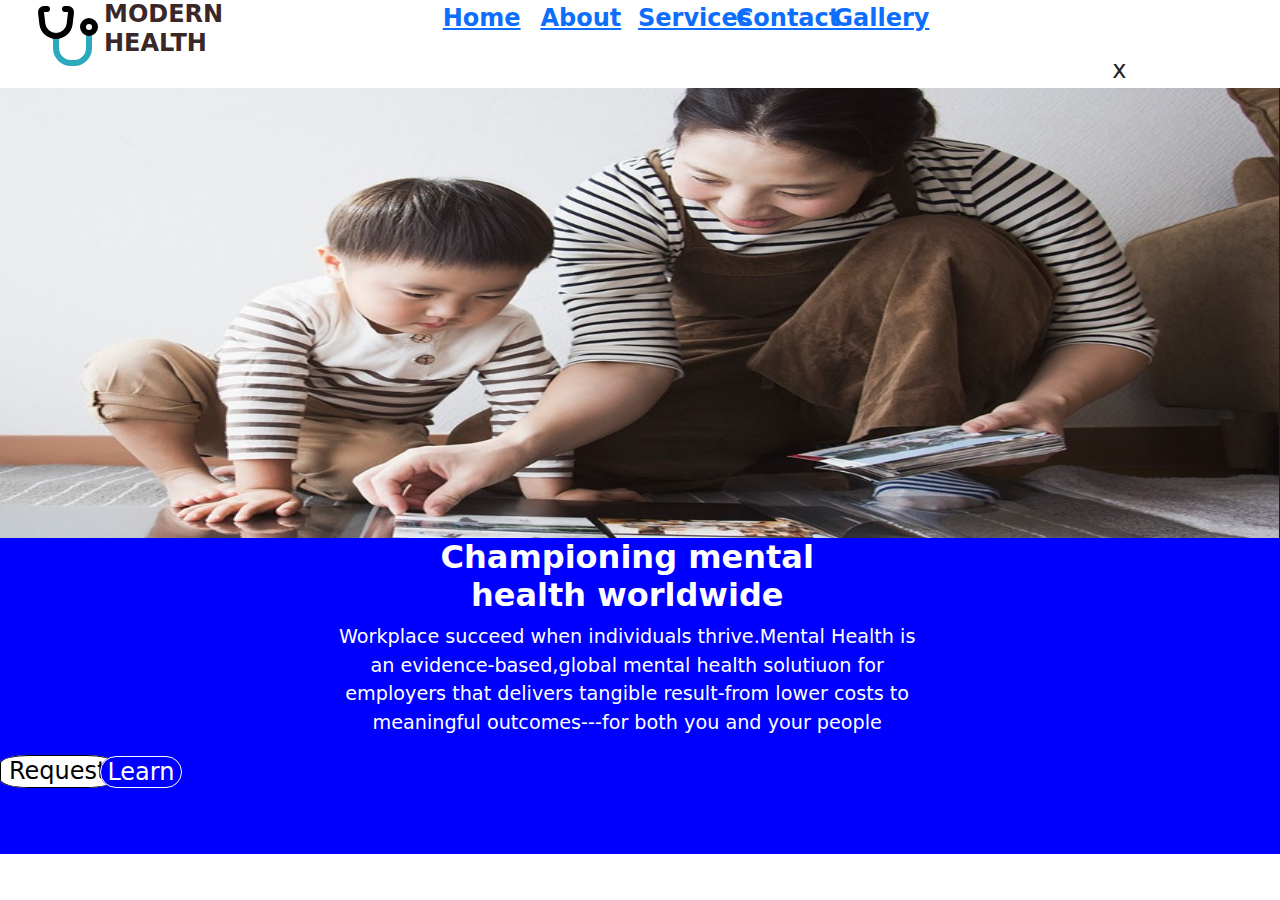
<file: index.html>
<!DOCTYPE html>
<html lang="en">
<head>
    <meta charset="UTF-8">
    <meta name="viewport" content="width=device-width, initial-scale=1.0">
    <title>Document</title>
    <link rel="stylesheet" href="style.css">
    <link href="https://cdn.jsdelivr.net/npm/bootstrap@5.3.3/dist/css/bootstrap.min.css" rel="stylesheet" 
    integrity="sha384-QWTKZyjpPEjISv5WaRU9OFeRpok6YctnYmDr5pNlyT2bRjXh0JMhjY6hW+ALEwIH" 
    crossorigin="anonymous">
</head>
<body>


    

   
    <div class="desktop">


        <div class="heading">

            <div class="head-title">

                <div class="head-title1">
                    <img src="image/stethoscope-2-svgrepo-com.svg" alt="" style="height: 8vh;">
                </div>

                <div class="head-title2">
                    <h2>MODERN <br>HEALTH</h2>
                </div>

            </div>


            <div class="head-nav">

                <ul>
                    <li><a href="index.html">Home</a> </li>
                    <li><a href="index2.html">About</a> </li>
                    <li><a href="index3.html">Services</a> </li>
                    <li><a href="index4.html">Contact</a> </li>
                    <li><a href="index5.html">Gallery</a> </li>
                </ul>x
            </div>

        </div>



        <div class="next">


            <div class="next1">
                
                <img src="image/ban-Neurology-003.jpg" alt="" style="height: 50vh; width: 102%;">


                <h1>Championing mental<br>health worldwide</h1>

                <p>Workplace succeed when individuals thrive.Mental Health is<br>
                    an evidence-based,global mental health solutiuon for<br>
                    employers that delivers tangible result-from lower costs to<br>
                    meaningful outcomes---for both you and your people
                </p>


            </div>


            <div class="next2">

                <div class="top">
                    <a href="">Request</a>
                </div>

                <div class="bot">
                    <a href="">Learn</a>
                </div>
            </div>

        </div>

    </div>



    <div class="mobile">




        <div style="margin-bottom: 1%;">

            <nav class="navbar bg-body-tertiary fixed-top">
             <div class="container-fluid">
               <a class="navbar-brand" href="image/ban-Neurology-003.jpg" style="color: black;">MODERN<br>HEALTH</a>
               <button class="navbar-toggler" type="button" data-bs-toggle="offcanvas" data-bs-target="#offcanvasNavbar" aria-controls="offcanvasNavbar" aria-label="Toggle navigation">
                 <span class="navbar-toggler-icon"></span>
               </button>
               <div class="offcanvas offcanvas-end" tabindex="-1" id="offcanvasNavbar" aria-labelledby="offcanvasNavbarLabel">
                 <div class="offcayhnvas-header">
                   <h5 class="offcanvas-title" id="offcanvasNavbarLabel">Offcanvas</h5>
                   <button type="button" class="btn-close" data-bs-dismiss="offcanvas" aria-label="Close"></button>
                 </div>
                 <div class="offcanvas-body">
        
                    <ul class="navbar-nav justify-content-end flex-grow-1 pe-3">
                     <li class="nav-item">
                       <a class="nav-link active" aria-current="page" href="index.html">Home</a>
                     </li>
                     <li class="nav-item">
                       <a class="nav-link" href="index2.html">About</a> 
                     </li>
                     <li>
                       <a class="nav-link" href="index3.html">Service</a>
                     </li>
                     <li>
                       <a class="nav-link" href="index4.html">Contact</a>
                     </li>
                     <li>
                       <a class="nav-link" href="index5.html">Gallery</a>
                     </li>
                       </ul>
                     </li>
                   </ul>
                 </div>
               </div>
             </div>
            </nav>
       
       
        </div>
       


        <div class="last">


            <div class="last1">
                
                <img src="image/ban-Neurology-003.jpg" alt="" style="height: 50vh; width: 102%;">


                <h1>Championing mental<br>health worldwide</h1>

                <p>Workplace succeed when individuals thrive.Mental Health is
                    an evidence-based,global mental health solutiuon for
                    employers that delivers tangible result-from lower costs to                 
                    meaningful outcomes-for both you and your people
                </p>


            </div>


            <div class="last2">

                <button type="button" class="btn btn-light">Light</button>

                <button type="button" class="btn btn-primary">Primary</button>
 
            </div>

        </div>



    </div>



    <script src="https://cdn.jsdelivr.net/npm/bootstrap@5.3.3/dist/js/bootstrap.bundle.min.js" 
    integrity="sha384-YvpcrYf0tY3lHB60NNkmXc5s9fDVZLESaAA55NDzOxhy9GkcIdslK1eN7N6jIeHz" 
    crossorigin="anonymous"></script>
    
</body>
</html>
</file>
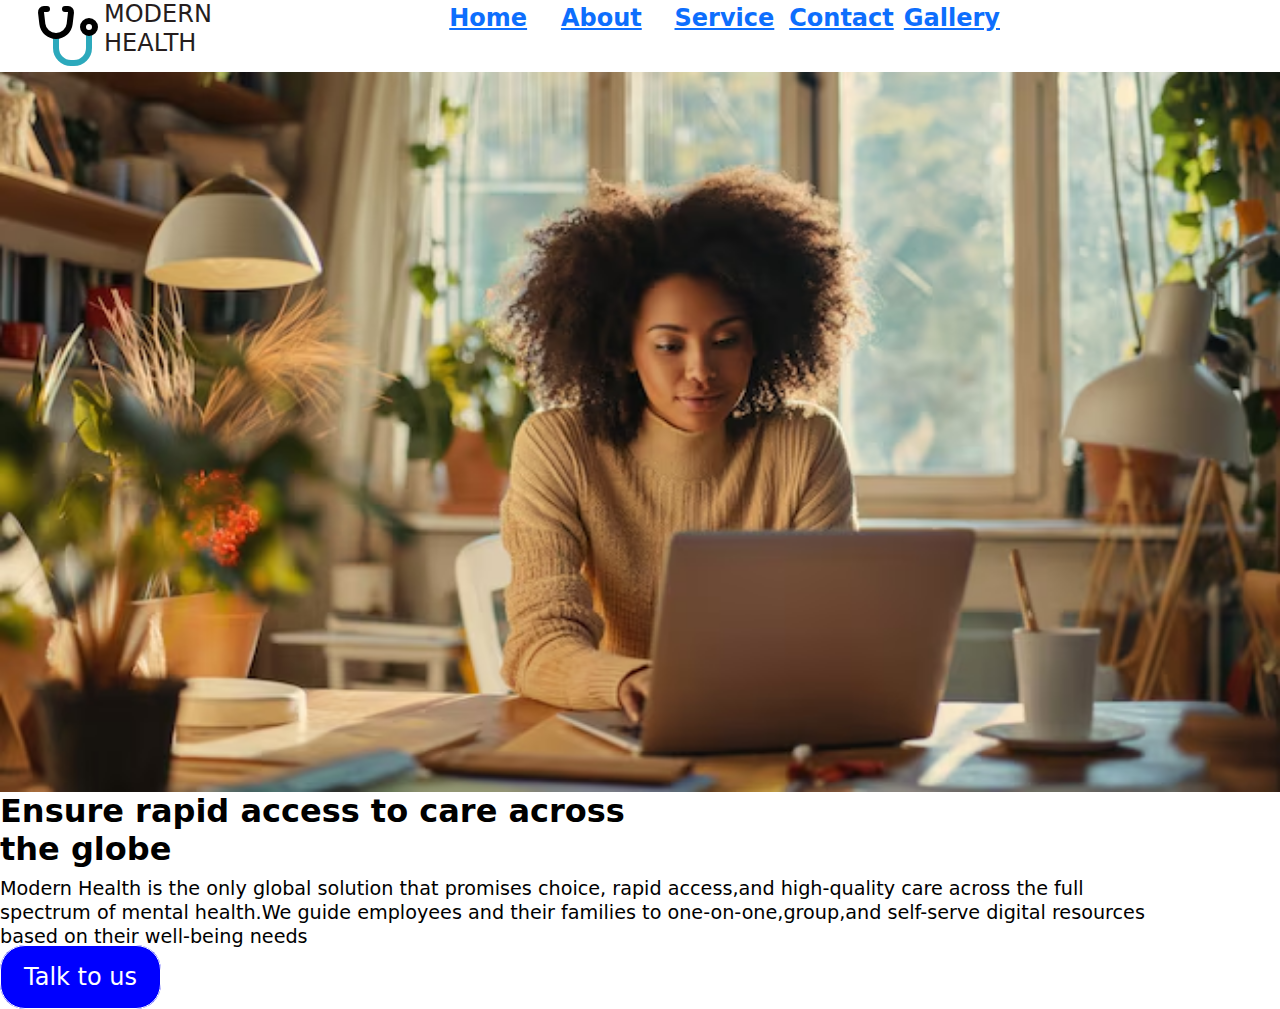
<file: index2.html>
<!DOCTYPE html>
<html lang="en">
<head>
    <meta charset="UTF-8">
    <meta name="viewport" content="width=device-width, initial-scale=1.0">
    <title>Document</title>
    <link rel="stylesheet" href="style2.css">
    <link href="https://cdn.jsdelivr.net/npm/bootstrap@5.3.3/dist/css/bootstrap.min.css" rel="stylesheet" 
    integrity="sha384-QWTKZyjpPEjISv5WaRU9OFeRpok6YctnYmDr5pNlyT2bRjXh0JMhjY6hW+ALEwIH" 
    crossorigin="anonymous">
</head>
<body>

    <div class="desktop">


        <div class="heading">

            <div class="head-title">

                <div class="head-title1">
                    <img src="image/stethoscope-2-svgrepo-com.svg" alt="" style="height: 8vh;">
                </div>

                <div class="head-title2">
                    <h1>MODERN<br>HEALTH</h1>
                </div>
            </div>


            <div class="head-nav">

                <ul>
                    <li><a href="index.html">Home</a> </li>
                    <li><a href="index2.html">About</a> </li>
                    <li><a href="index3.html">Service</a> </li>
                    <li><a href="index4.html">Contact</a> </li>
                    <li><a href="index5.html">Gallery</a> </li>
                </ul>
            </div>

        </div>


        <div class="next">
            <img src="image/medium-shot-woman-living-as-digital-nomad_23-2151205453.avif" alt="" 
            style="height: 80vh; width: 100%;">
        </div>


        <div class="end">

            <h3>Ensure rapid access to care across<br>
            the globe</h3>

            <p>Modern Health is the only global solution that promises choice,
                rapid access,and high-quality care across the full spectrum
                of mental health.We guide employees and their families
                to one-on-one,group,and self-serve digital resources
                based on their well-being needs</p>

            <a href="">Talk to us</a>


        </div>



    </div>



  <div class="mobile">
    
    
    <div style="margin-bottom: 1%;">

    <nav class="navbar bg-body-tertiary fixed-top">
     <div class="container-fluid">
       <a class="navbar-brand" href="#" style="color: black;">MODERN<br>HEALTH</a>
       <button class="navbar-toggler" type="button" data-bs-toggle="offcanvas" data-bs-target="#offcanvasNavbar" aria-controls="offcanvasNavbar" aria-label="Toggle navigation">
         <span class="navbar-toggler-icon"></span>
       </button>
       <div class="offcanvas offcanvas-end" tabindex="-1" id="offcanvasNavbar" aria-labelledby="offcanvasNavbarLabel">
         <div class="offcanvas-header">
           <h5 class="offcanvas-title" id="offcanvasNavbarLabel">Offcanvas</h5>
           <button type="button" class="btn-close" data-bs-dismiss="offcanvas" aria-label="Close"></button>
         </div>
         <div class="offcanvas-body">
           <ul class="navbar-nav justify-content-end flex-grow-1 pe-3">
             <li class="nav-item">
               <a class="nav-link active" aria-current="page" href="index.html">Home</a>
             </li>
             <li class="nav-item">
               <a class="nav-link" href="index2.html">About</a>
             </li>
             <li>
               <a class="nav-link" href="index3.html">Service</a>
             </li>
             <li>
               <a class="nav-link" href="index4.html">Contact</a>
             </li>
             <li>
               <a class="nav-link" href="index5.html">Gallery</a>
             </li>
               </ul>
             </li>
           </ul>
         </div>
       </div>
     </div>
    </nav>
  
  
   </div>



   


   <div class="sec">
    <img src="image/medium-shot-woman-living-as-digital-nomad_23-2151205453.avif" alt="" 
    style="height: 80vh; width: 100%;">
   </div>


   <div class="last">
    
    
    <h3>Ensure rapid access to care across<br>the globe</h3>

    <p>Modern Health is the only global solution that promises choice,
        rapid access,and high-quality care across the full spectrum
        of mental health.We guide employees and their families
        to one-on-one,group,and self-serve digital resources
        based on their well-being needs
    </p>

    <button type="button" class="btn btn-primary">Talk to me</button>



   </div>



   

 </div>




 <script src="https://cdn.jsdelivr.net/npm/bootstrap@5.3.3/dist/js/bootstrap.bundle.min.js" 
 integrity="sha384-YvpcrYf0tY3lHB60NNkmXc5s9fDVZLESaAA55NDzOxhy9GkcIdslK1eN7N6jIeHz" 
 crossorigin="anonymous"></script>

    
</body>
</html>
</file>
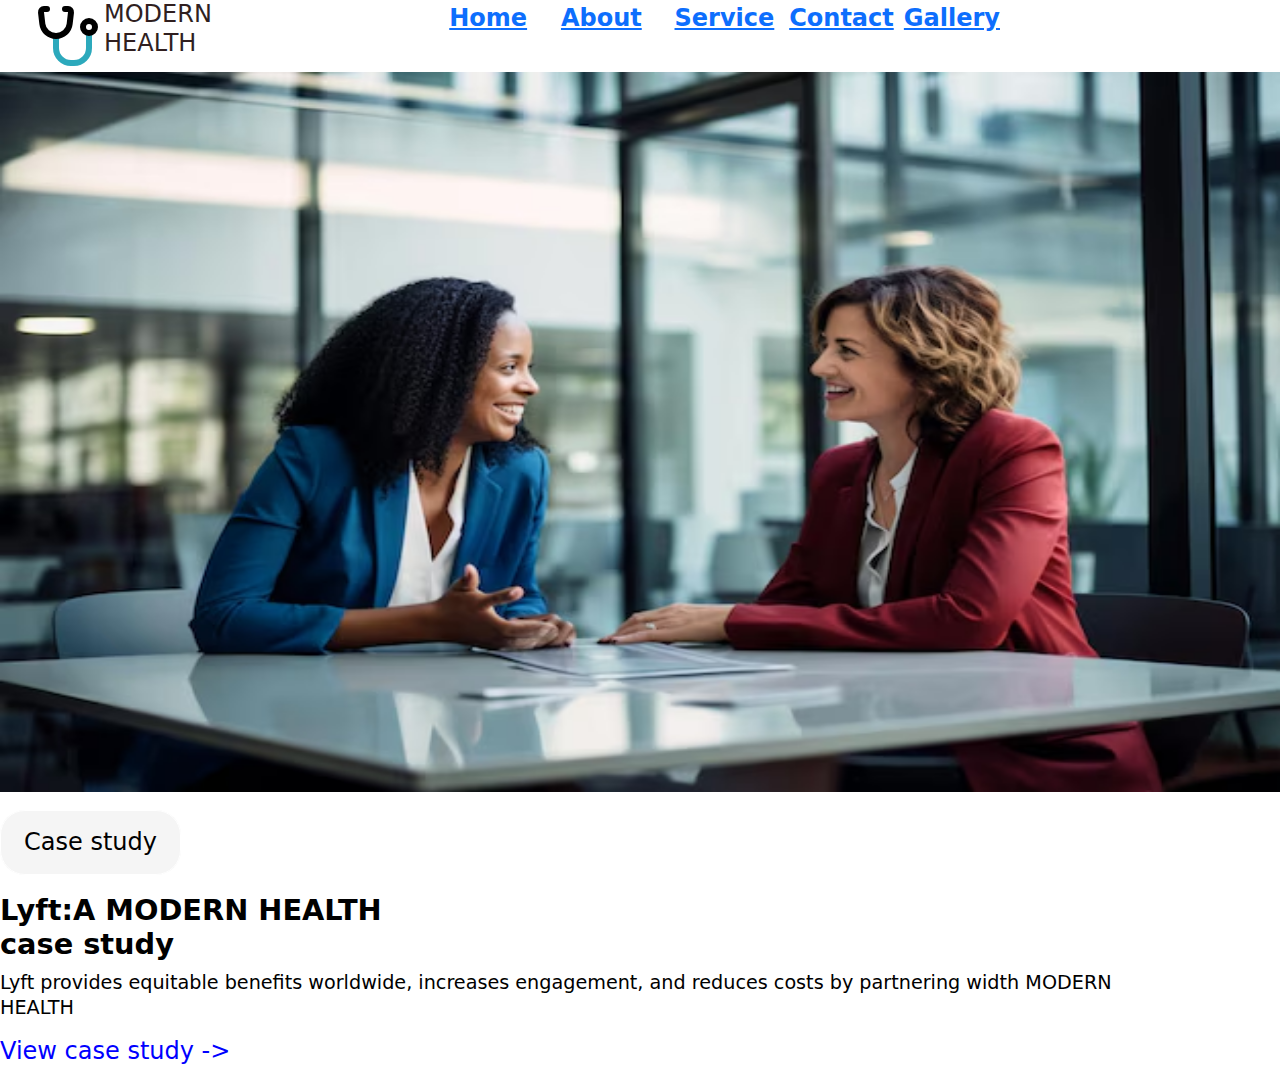
<file: index3.html>
<!DOCTYPE html>
<html lang="en">
<head>
    <meta charset="UTF-8">
    <meta name="viewport" content="width=device-width, initial-scale=1.0">
    <title>Document</title>
    <link rel="stylesheet" href="style3.css">
    <link href="https://cdn.jsdelivr.net/npm/bootstrap@5.3.3/dist/css/bootstrap.min.css" rel="stylesheet" 
    integrity="sha384-QWTKZyjpPEjISv5WaRU9OFeRpok6YctnYmDr5pNlyT2bRjXh0JMhjY6hW+ALEwIH"
     crossorigin="anonymous">
</head>
<body>

    <div class="desktop">


        <div class="heading">

            <div class="head-title">

                <div class="head-title1">
                    <img src="image/stethoscope-2-svgrepo-com.svg" alt="" style="height: 8vh;">
                </div>

                <div class="head-title2">
                    <h2>MODERN<br>HEALTH</h2>
                </div>

            </div>


            <div class="head-nav">
                <ul>
                    <li><a href="index.html">Home</a> </li>
                    <li><a href="index2.html">About</a> </li>
                    <li><a href="index3.html">Service</a> </li>
                    <li><a href="index4.html">Contact</a> </li>
                    <li><a href="index5.html">Gallery</a> </li>
                </ul>
            </div>

        </div>



        <div class="next">
            <img src="image/businesswomen-engaged-conversation_961875-134496.avif" alt="" style="height: 80vh; width: 100%;">
        </div>



        <div class="end">

            <a href="">Case study</a>

            <h2>Lyft:A MODERN HEALTH<br>case study</h2>

            <p>Lyft provides equitable benefits worldwide, increases 
                engagement, and reduces costs by partnering width
                MODERN HEALTH
            </p>


            <h3>View case study -></h3>


        </div>


    </div>


    <div class="mobile">

        


<div style="margin-bottom: 1%;">

    <nav class="navbar bg-body-tertiary fixed-top">
     <div class="container-fluid">
       <a class="navbar-brand" href="#" style="color: black;">MODERN<br>HEALTH</a>
       <button class="navbar-toggler" type="button" data-bs-toggle="offcanvas" data-bs-target="#offcanvasNavbar" aria-controls="offcanvasNavbar" aria-label="Toggle navigation">
         <span class="navbar-toggler-icon"></span>
       </button>
       <div class="offcanvas offcanvas-end" tabindex="-1" id="offcanvasNavbar" aria-labelledby="offcanvasNavbarLabel">
         <div class="offcanvas-header">
           <h5 class="offcanvas-title" id="offcanvasNavbarLabel">Offcanvas</h5>
           <button type="button" class="btn-close" data-bs-dismiss="offcanvas" aria-label="Close"></button>
         </div>
         <div class="offcanvas-body">
           <ul class="navbar-nav justify-content-end flex-grow-1 pe-3">
             <li class="nav-item">
               <a class="nav-link active" aria-current="page" href="index.html">Home</a>
             </li>
             <li class="nav-item">
               <a class="nav-link" href="index2.html">About</a>
             </li>
             <li>
               <a class="nav-link" href="index3.html">Service</a>
             </li>
             <li>
               <a class="nav-link" href="index4.html">Contact</a>
             </li>
             <li>
               <a class="nav-link" href="index5.html">Gallery</a>
             </li>
             <li>
               </ul>
             </li>
           </ul>
         </div>
       </div>
     </div>
    </nav>
  
  
   </div>


   



   <div class="sec">
    <img src="image/businesswomen-engaged-conversation_961875-134496.avif" alt="" style="height: 80vh; width: 100%;">
</div>



<div class="last">

    <button type="button" class="btn btn-light">Case study</button>


    <h2>Lyft:A MODERN HEALTH<br>case study</h2>

    <p>Lyft provides equitable benefits worldwide, increases 
        engagement, and reduces costs by partnering width
        MODERN HEALTH
    </p>


    <h3>View case study -></h3>


</div>



  
  


    </div>




    <script src="https://cdn.jsdelivr.net/npm/bootstrap@5.3.3/dist/js/bootstrap.bundle.min.js" 
    integrity="sha384-YvpcrYf0tY3lHB60NNkmXc5s9fDVZLESaAA55NDzOxhy9GkcIdslK1eN7N6jIeHz" 
    crossorigin="anonymous"></script> 
    
</body>
</html>
</file>
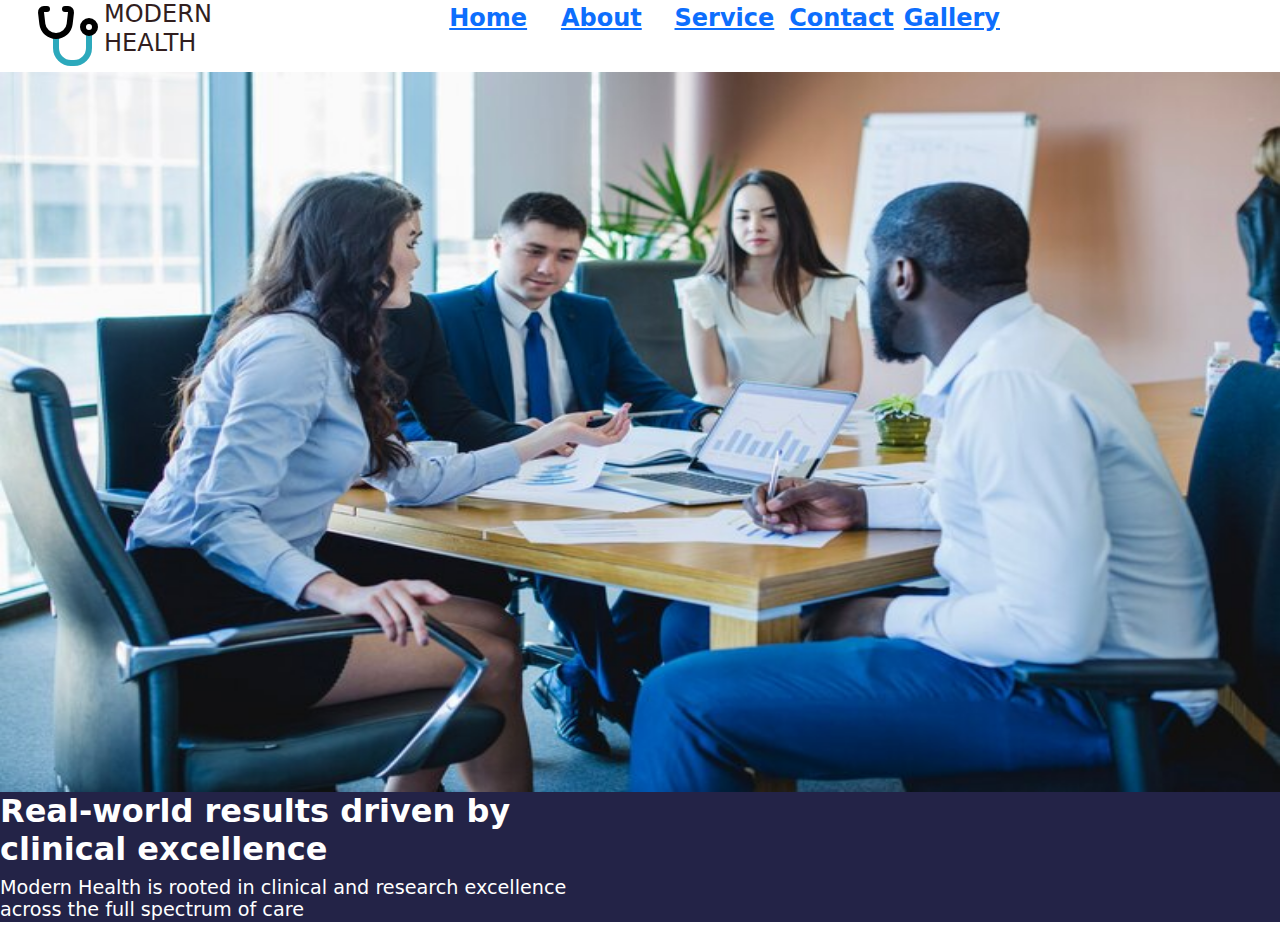
<file: index4.html>
<!DOCTYPE html>
<html lang="en">
<head>
    <meta charset="UTF-8">
    <meta name="viewport" content="width=device-width, initial-scale=1.0">
    <title>Document</title>
    <link rel="stylesheet" href="style4.css">
    <link href="https://cdn.jsdelivr.net/npm/bootstrap@5.3.3/dist/css/bootstrap.min.css" rel="stylesheet" 
    integrity="sha384-QWTKZyjpPEjISv5WaRU9OFeRpok6YctnYmDr5pNlyT2bRjXh0JMhjY6hW+ALEwIH" 
    crossorigin="anonymous">
</head>
<body>

    <div class="desktop">

        <div class="heading">

            <div class="head-title">

                <div class="head-title1">
                    <img src="image/stethoscope-2-svgrepo-com.svg" alt="" style="height: 8vh;">
                </div>

                <div class="head-title2">
                    <h2>MODERN<br>HEALTH</h2>
                </div>
    
            </div>


            <div class="head-nav">
                <ul>
                    <li><a href="index.html">Home</a> </li>
                    <li><a href="index2.html">About</a> </li>
                    <li><a href="index3.html">Service</a> </li>
                    <li><a href="index3.html">Contact</a> </li>
                    <li><a href="index5.html">Gallery</a> </li>
                </ul>
            </div>

        </div>

        <div class="next">
            <div class="next1">
                <img src="image/business-people-meeting_23-2147626528.jpg" alt="" 
                style="height: 80vh; width: 100%;">
            </div>


            <div class="next2">
                
                <h2>Real-world results driven by<br>clinical excellence</h2>

                <p>Modern Health is rooted in clinical and research 
                    excellence<br>across the full spectrum of care
                </p>

            </div>

        </div>

    </div>


    <div class="mobile">

        


<div style="margin-bottom: 1%;">

    <nav class="navbar bg-body-tertiary fixed-top">
     <div class="container-fluid">
       <a class="navbar-brand" href="#" style="color: black;">MODERN<br>HEALTH</a>
       <button class="navbar-toggler" type="button" data-bs-toggle="offcanvas" data-bs-target="#offcanvasNavbar" aria-controls="offcanvasNavbar" aria-label="Toggle navigation">
         <span class="navbar-toggler-icon"></span>
       </button>
       <div class="offcanvas offcanvas-end" tabindex="-1" id="offcanvasNavbar" aria-labelledby="offcanvasNavbarLabel">
         <div class="offcanvas-header">
           <h5 class="offcanvas-title" id="offcanvasNavbarLabel">Offcanvas</h5>
           <button type="button" class="btn-close" data-bs-dismiss="offcanvas" aria-label="Close"></button>
         </div>
         <div class="offcanvas-body">
           <ul class="navbar-nav justify-content-end flex-grow-1 pe-3">
             <li class="nav-item">
               <a class="nav-link active" aria-current="page" href="index.html">Home</a>
             </li>
             <li class="nav-item">
               <a class="nav-link" href="index2.html">About</a>
             </li>
             <li>
               <a class="nav-link" href="index3.html">Service</a>
             </li>
             <li>
               <a class="nav-link" href="index4.html">Contact</a>
             </li>
             <li>
               <a class="nav-link" href="index5.html">Gallery</a>
             </li>
               </ul>
             </li>
           </ul>
         </div>
       </div>
     </div>
    </nav>
  
  
   </div>


   

   <div class="last">
    <div class="last">
        <img src="image/business-people-meeting_23-2147626528.jpg" alt="" 
        style="height: 80vh; width: 100%;">
    </div>


    <div class="last">
        
        <h2>Real-world results driven by<br>clinical excellence</h2>

        <p>Modern Health is rooted in clinical and research 
            excellence<br>across the full spectrum of care
        </p>

    </div>

</div>






  
  

    </div>



    <script src="https://cdn.jsdelivr.net/npm/bootstrap@5.3.3/dist/js/bootstrap.bundle.min.js" 
    integrity="sha384-YvpcrYf0tY3lHB60NNkmXc5s9fDVZLESaAA55NDzOxhy9GkcIdslK1eN7N6jIeHz" 
    crossorigin="anonymous"></script>
</body>
</html>
</file>
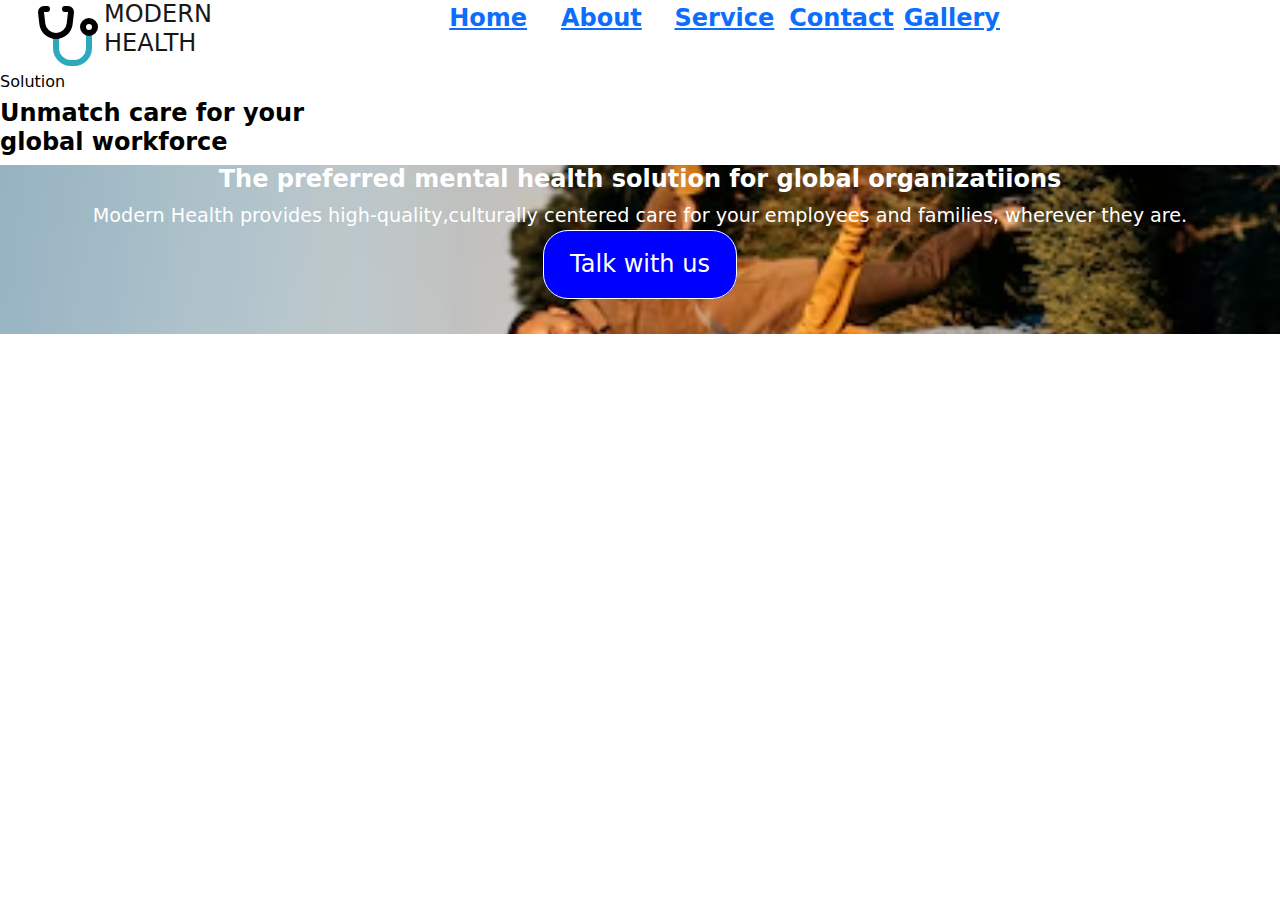
<file: index5.html>
<!DOCTYPE html>
<html lang="en">
<head>
    <meta charset="UTF-8">
    <meta name="viewport" content="width=device-width, initial-scale=1.0">
    <title>Document</title>
    <link rel="stylesheet" href="style5.css">
    <link href="https://cdn.jsdelivr.net/npm/bootstrap@5.3.3/dist/css/bootstrap.min.css" rel="stylesheet" 
    integrity="sha384-QWTKZyjpPEjISv5WaRU9OFeRpok6YctnYmDr5pNlyT2bRjXh0JMhjY6hW+ALEwIH" 
    crossorigin="anonymous">
</head>
<body>

    <div class="desktop">


        <div class="heading">

            <div class="head-title">

                <div class="head-title1">
                    <img src="image/stethoscope-2-svgrepo-com.svg" alt="" style="height: 8vh;">
                </div>

                <div class="head-title2">
                    <h2>MODERN<br>HEALTH</h2>
                </div>

            </div>

            <div class="head-nav">

                <ul>
                    <li><a href="index.html">Home</a> </li>
                    <li><a href="index2.html">About</a> </li>
                    <li><a href="index3.html">Service</a> </li>
                    <li><a href="index4.html">Contact</a> </li>
                    <li><a href="index5.html">Gallery</a> </li>
                </ul>
            </div>

        </div>


        <div class="next">

            <h6>Solution</h6>

            <h1>Unmatch care for your<br>global workforce</h1>

        </div>


        <div class="end">

            <h2>The preferred mental health solution for 
                global organizatiions</h2>

            <p>Modern Health provides high-quality,culturally
            centered care for your employees and families,
            wherever they are.</p>

            <a href="">Talk with us</a>


        </div>


    </div>


    <div class="mobile">

        


<div style="margin-bottom: 1%;">

    <nav class="navbar bg-body-tertiary fixed-top">
     <div class="container-fluid">
       <a class="navbar-brand" href="#" style="color: black;">MODERN<br>HEALTH</a>
       <button class="navbar-toggler" type="button" data-bs-toggle="offcanvas" data-bs-target="#offcanvasNavbar" aria-controls="offcanvasNavbar" aria-label="Toggle navigation">
         <span class="navbar-toggler-icon"></span>
       </button>
       <div class="offcanvas offcanvas-end" tabindex="-1" id="offcanvasNavbar" aria-labelledby="offcanvasNavbarLabel">
         <div class="offcanvas-header">
           <h5 class="offcanvas-title" id="offcanvasNavbarLabel">Offcanvas</h5>
           <button type="button" class="btn-close" data-bs-dismiss="offcanvas" aria-label="Close"></button>
         </div>
         <div class="offcanvas-body">
           <ul class="navbar-nav justify-content-end flex-grow-1 pe-3">
             <li class="nav-item">
               <a class="nav-link active" aria-current="page" href="index.html">Home</a>
             </li>
             <li class="nav-item">
               <a class="nav-link" href="index2.html">About</a>
             </li>
             <li>
               <a class="nav-link" href="index3.html">Service</a>
             </li>
             <li>
               <a class="nav-link" href="index4.html">Contact</a>
             </li>
             <li>
               <a class="nav-link" href="index5.html">Gallery</a>
             </li>
               </ul>
             </li>
           </ul>
         </div>
       </div>
     </div>
    </nav>
  
  
   </div>



  


        <div class="sec">

            <h6>Solution</h6>

            <h1>Unmatch care for your<br>global workforce</h1>

        </div>


        <div class="last">

            <h2>The preferred mental health solution for 
                global organizatiions</h2>

            <p>Modern Health provides high-quality,culturally
            centered care for your employees and families,
            wherever they are.</p>

            <button type="button" class="btn btn-primary">Talk with us</button>



        </div>


    
  

    </div>
    

    <script src="https://cdn.jsdelivr.net/npm/bootstrap@5.3.3/dist/js/bootstrap.bundle.min.js" 
    integrity="sha384-YvpcrYf0tY3lHB60NNkmXc5s9fDVZLESaAA55NDzOxhy9GkcIdslK1eN7N6jIeHz" 
    crossorigin="anonymous"></script>
</body>
</html>
</file>
<file: style.css>
@media(min-width:1000px) {
    .mobile{display: none;}
}


.heading{
    width: 100%;
    display: flex;
    padding-left: 2.5%;
    padding-right: 2.5%;
}


.head-title{
    width: 30%;
    display: flex;
}


.head-title .head-title2 h2{
    font-size: 150%;
    font-weight: bold;
    color: rgb(58, 40, 40);
    padding-top: 0%;
}


.head-title .head-title1{
    padding-top: 0%;
}

.head-nav{
    width: 60%;
    font-size: 150%;
    text-align: end;
}


.head-nav ul{
    display: flex;
    font-weight: bold;
}


.head-nav ul li{
    display: inline;
    width: 14%;
    padding-left: 2%;
    padding-right: 2%;
}


.next{
    width: 100%;
    background-color: blue;
    padding-left: 0%;
    padding-right: 2%;
    padding-top: 0%;
    padding-bottom: 5%;
    margin-top: 0%;
}


.next .next1 h1{
    font-size: 200%;
    color: white;
    text-align: center;
    font-weight: bold;
}

.next .next1 p{
    font-size: 120%;
    color: white;
    text-align: center;
}

.next .next2{
    display: flex;
    text-align: center;
}


.next .next2 .top a{
    color: black;
    text-decoration: none;
    border: 1px black solid;
    border-radius: 25%;
    padding: 3%;
    padding-top: 1.5%;
    padding-bottom: 1.5%;
    font-size: 150%;
    margin-top: 3%;
    background-color: white;
    padding-left: 8%;
    padding-right: 8%;
}




.next .next2 .bot a{
    color: white;
    text-decoration: none;
    border: 1px white solid;
    border-radius: 25px;
    padding: 3%;
    padding-top: 1.5%;
    padding-bottom: 1.5%;
    font-size: 150%;
    margin-top: 3%;
    background-color: blue;
    padding-left: 10%;
    padding-right: 10%;
}


@media(max-width:768px) {
    .desktop{
        display: none;
    }


    
.last{
    width: 100%;
    background-color: blue;
    padding-left: 0%;
    padding-right: 2%;
    padding-top: 20%;
    padding-bottom: 5%;
    margin-top: 0%;
  }
  
  
  .last .last1 h1{
    font-size: 150%;
    color: white;
    text-align: center;
    font-weight: bold;
  }
  
  .last .last1 p{
    font-size: 80%;
    color: white;
    text-align: center;
  }
  
  
   .last .last2{
    display: flex;
    text-align: center;
  }
  
  
  .last .last2 .top a{
    color: black;
    text-decoration: none;
    border: 1px black solid;
    border-radius: 25%;
    padding: 3%;
    padding-top: 1.5%;
    padding-bottom: 1.5%;
    font-size: 150%;
    margin-top: 3%;
    background-color: white;
    padding-left: 8%;
    padding-right: 8%;
  }
  
  
  
  
  .last .last2 .bot a{
    color: white;
    text-decoration: none;
    border: 1px white solid;
    border-radius: 25px;
    padding: 3%;
    padding-top: 1.5%;
    padding-bottom: 1.5%;
    font-size: 150%;
    margin-top: 3%;
    background-color: blue;
    padding-left: 10%;
    padding-right: 10%;
  }
  
  
  
  
}
</file>
<file: style2.css>
@media(min-width:1000px) {
    .mobile{
        display: none;
    }
}


.heading{
    width: 100%;
    display: flex;
    padding-left: 2.5%;
    padding-right: 2.5%;
}

.head-title{
    width: 30%;
    display: flex;
}

.head-title .head-title1{
    padding-top: 0%;
}

.head-title .head-title2 h1{
    font-size: 150%;
    color: rgb(37, 29, 29);
    padding-top: 0%;
}

.head-nav{
    width: 70%;
    font-size: 150%;
    text-align: end;
}

.head-nav ul{
    display: flex;
    font-weight: bold;
}



.head-nav ul li{
    display: inline;
    width: 14%;
    padding-left: 2%;
    padding-right: 2%;
}

.next{
    width: 100%;
    padding-top: 0%;
    padding-left: 0%;
    padding-right: 0%;
}


.end{
    width: 90%;
    text-align: left;
    line-height: 150%;
}

.end h3{
    font-size: 200%;
    color: black;
    font-weight: bold;
}

.end p{
    font-size: 120%;
    color: black;
}

.end a{
    color: white;
    text-decoration: none;
    border: 1px white solid;
    border-radius: 25px;
    padding: 3%;
    padding-top: 1.5%;
    padding-bottom: 1.5%;
    font-size: 150%;
    margin-top: 3%;
    background-color: blue;
    padding-left: 2%;
    padding-right: 2%;
}


@media(max-width:768px) {
    .desktop{
        display: none;
    }


    .sec{
        width: 100%;
        padding-top: 0%;
        padding-left: 0%;
        padding-right: 0%;
      }
      
      
      .last{
        width: 90%;
        text-align: left;
        line-height: 150%;
      }
      
      .last h3{
        font-size: 200%;
        color: black;
        font-weight: bold;
      }
      
      .last p{
        font-size: 120%;
        color: black;
        padding-bottom: 3;
      }
      
      .last a{
        color: white;
        text-decoration: none;
        border: 1px white solid;
        border-radius: 25px;
        padding: 2%;
        padding-top: 1%;
        padding-bottom: 1.5%;
        font-size: 150%;
        margin-top: 3%;
        background-color: blue;
        padding-left: 2%;
        padding-right: 2%;
      }
      

}
</file>
<file: style3.css>
@media(min-width:1000px) {
    .mobile{
        display: none;
    }
}

.heading{
    width: 100%;
    display: flex;
    padding-left: 2.5%;
    padding-right: 2.5%;
}

.head-title{
    width: 30%;
    display: flex;
}

.head-title .head-title1{
    padding-top: 0%;
}

.head-title .head-title2 h2{
    font-size: 150%;
    color: rgb(48, 31, 31);
    padding-top: 0%;
}

.head-nav{
    width: 70%;
    font-size: 150%;
    text-align: end;
}


.head-nav ul{
    display: flex;
    font-weight: bold;
}

.head-nav ul li{
    display: inline;
    padding-left: 2%;
    padding-right: 2%;
    width: 14%;
}


.next{
    width: 100%;
    padding-left: 0%;
    padding-right: 0%;
    padding-top: 0%;
}

.end{
    width: 90%;
    text-align: left;
    line-height: 160%;
    padding-top: 3%;
}


.end a{
    color: black;
    text-decoration: none;
    border: 1px white solid;
    border-radius: 25px;
    padding: 3%;
    padding-top: 1.5%;
    padding-bottom: 1.5%;
    font-size: 150%;
    margin-top: 3%;
    background-color: whitesmoke;
    padding-left: 2%;
    padding-right: 2%;
}


.end h2{
    font-size: 180%;
    color: black;
    font-weight: bold;
    padding-top: 3%;
}


.end p{
    font-size: 120%;
    color: black;
}


.end h3{
    font-size: 150%;
    color: blue;
}


@media(max-width:768px) {
    .desktop{
        display: none;
    }

    


.sec{
    width: 100%;
    padding-left: 0%;
    padding-right: 0%;
    padding-top: 0%;
  }
  
  .last{
    width: 90%;
    text-align: left;
    line-height: 160%;
    padding-top: 3%;
  }
  
  
  .last a{
    color: black;
    text-decoration: none;
    border: 1px white solid;
    border-radius: 25px;
    padding: 3%;
    padding-top: 1.5%;
    padding-bottom: 1.5%;
    font-size: 150%;
    margin-top: 3%;
    background-color: whitesmoke;
    padding-left: 2%;
    padding-right: 2%;
  }
  
  
  .last h2{
    font-size: 180%;
    color: black;
    font-weight: bold;
  }
  
  
  .last p{
    font-size: 120%;
    color: black;
  }
  
  
  .last h3{
    font-size: 150%;
    color: blue;
  }
}
</file>
<file: style4.css>
@media(min-width:1000px) {
    .mobile{
        display: none;
    }
}


.heading{
    width: 100%;
    display: flex;
    padding-left: 2.5%;
    padding-right: 2.5%;
}

.head-title{
    width: 30%;
    display: flex;
}

.head-title .head-title1{
    padding-top: 0%;
}

.head-title .head-title2 h2{
    font-size: 150%;
    color: rgb(49, 30, 30);
    padding-top: 0%;
}

.head-nav{
    width: 70%;
    font-size: 150%;
    text-align: end;
}

.head-nav ul{
    display: flex;
    font-weight: bold;
}

.head-nav ul li{
    display: inline;
    width: 14%;
    padding-left: 2%;
    padding-right: 2%;
}

.next{
    width: 100%;
    padding-top: 0%;
    padding-left: 0%;
    padding-right: 0%;
    background-color: rgb(35, 35, 71);
}

.next .next2{
    width: 90%;
    text-align: left;
    line-height: 140%;
}

.next .next2 h2{
    font-size: 200%;
    color: white;
    font-weight: bold;
}

.next .next2 p{
    font-size: 120%;
    color: white;
}


@media(max-width:768px) {
    .desktop{
        display: none;
    }

    

.last{
    width: 100%;
    padding-top: 0%;
    padding-left: 0%;
    padding-right: 0%;
    background-color: rgb(35, 35, 71);
  }
  
  .last .last2{
    width: 90%;
    text-align: left;
    line-height: 140%;
  }
  
  .last .last2 h2{
    font-size: 200%;
    color: white;
    font-weight: bold;
  }
  
  .last .last2 p{
    font-size: 120%;
    color: white;
  }
}
</file>
<file: style5.css>
@media(min-width:1000px) {
    .mobile{
        display: none;
    }
}



.heading{
    width: 100%;
    display: flex;
    padding-left: 2.5%;
    padding-right: 2.5%;
}

.head-title{
    width: 30%;
    display: flex;
}

.head-title .head-title1{
    padding-top: 0%;
}

.head-title .head-title2 h2{
    font-size: 150%;
    color: rgb(24, 23, 23);
    padding-top: 0%;
}

.head-nav{
    width: 70%;
    font-size: 150%;
    text-align: end;
}

.head-nav ul{
    display: flex;
    font-weight: bold;
}


.head-nav ul li{
    display: inline;
    width: 14%;
    padding-left: 2%;
    padding-right: 2%;
}


.next{
    width: 100%;
    text-align: left;
}

.next h6{
    font-size: 100%;
    color: black;
}

.next h1{
    font-size: 150%;
    color: black;
    font-weight: bold;
}

.end{
    width: 100%;
    background-image: url(image/full-shot-family-running-meadow_23-2149049202.avif);
    background-repeat: none;
    background-position: center;
    background-size: cover;
    padding-left: 0%;
    padding-right: 0%;
    padding-top: 0%;
    margin-top: 0%;
    text-align: center;
    padding-bottom: 4%;
}


.end h2{
    font-size: 150%;
    color: white;
    font-weight: bold;
}

.end p{
    font-size: 120%;
    color: white;
}

.end a{
    color: white;
    text-decoration: none;
    border: 1px white solid;
    border-radius: 25px;
    padding: 3%;
    padding-top: 1.5%;
    padding-bottom: 1.5%;
    font-size: 150%;
    margin-top: 3%;
    background-color: blue;
    padding-left: 2%;
    padding-right: 2%;
}


@media(max-width:768px) {
    .desktop{
        display: none;
    }


   


.sec{
    width: 100%;
    text-align: left;
    padding-top: 30%;
  }
  
  .sec h6{
    font-size: 100%;
    color: black;
  }
  
  .sec h1{
    font-size: 150%;
    color: black;
    font-weight: bold;
  }
  
  .last{
    width: 100%;
    background-image: url(image/full-shot-family-running-meadow_23-2149049202.avif);
    background-repeat: none;
    background-position: center;
    background-size: cover;
    padding-left: 0%;
    padding-right: 0%;
    padding-top: 0%;
    margin-top: 0%;
    text-align: center;
    padding-bottom: 4%;
  }
  
  
  .last h2{
    font-size: 150%;
    color: white;
    font-weight: bold;
  }
  
  .last p{
    font-size: 120%;
    color: white;
  }
  
  .last a{
    color: white;
    text-decoration: none;
    border: 1px white solid;
    border-radius: 25px;
    padding: 3%;
    padding-top: 1.5%;
    padding-bottom: 1.5%;
    font-size: 150%;
    margin-top: 3%;
    background-color: blue;
    padding-left: 2%;
    padding-right: 2%;
  } 
}
</file>
